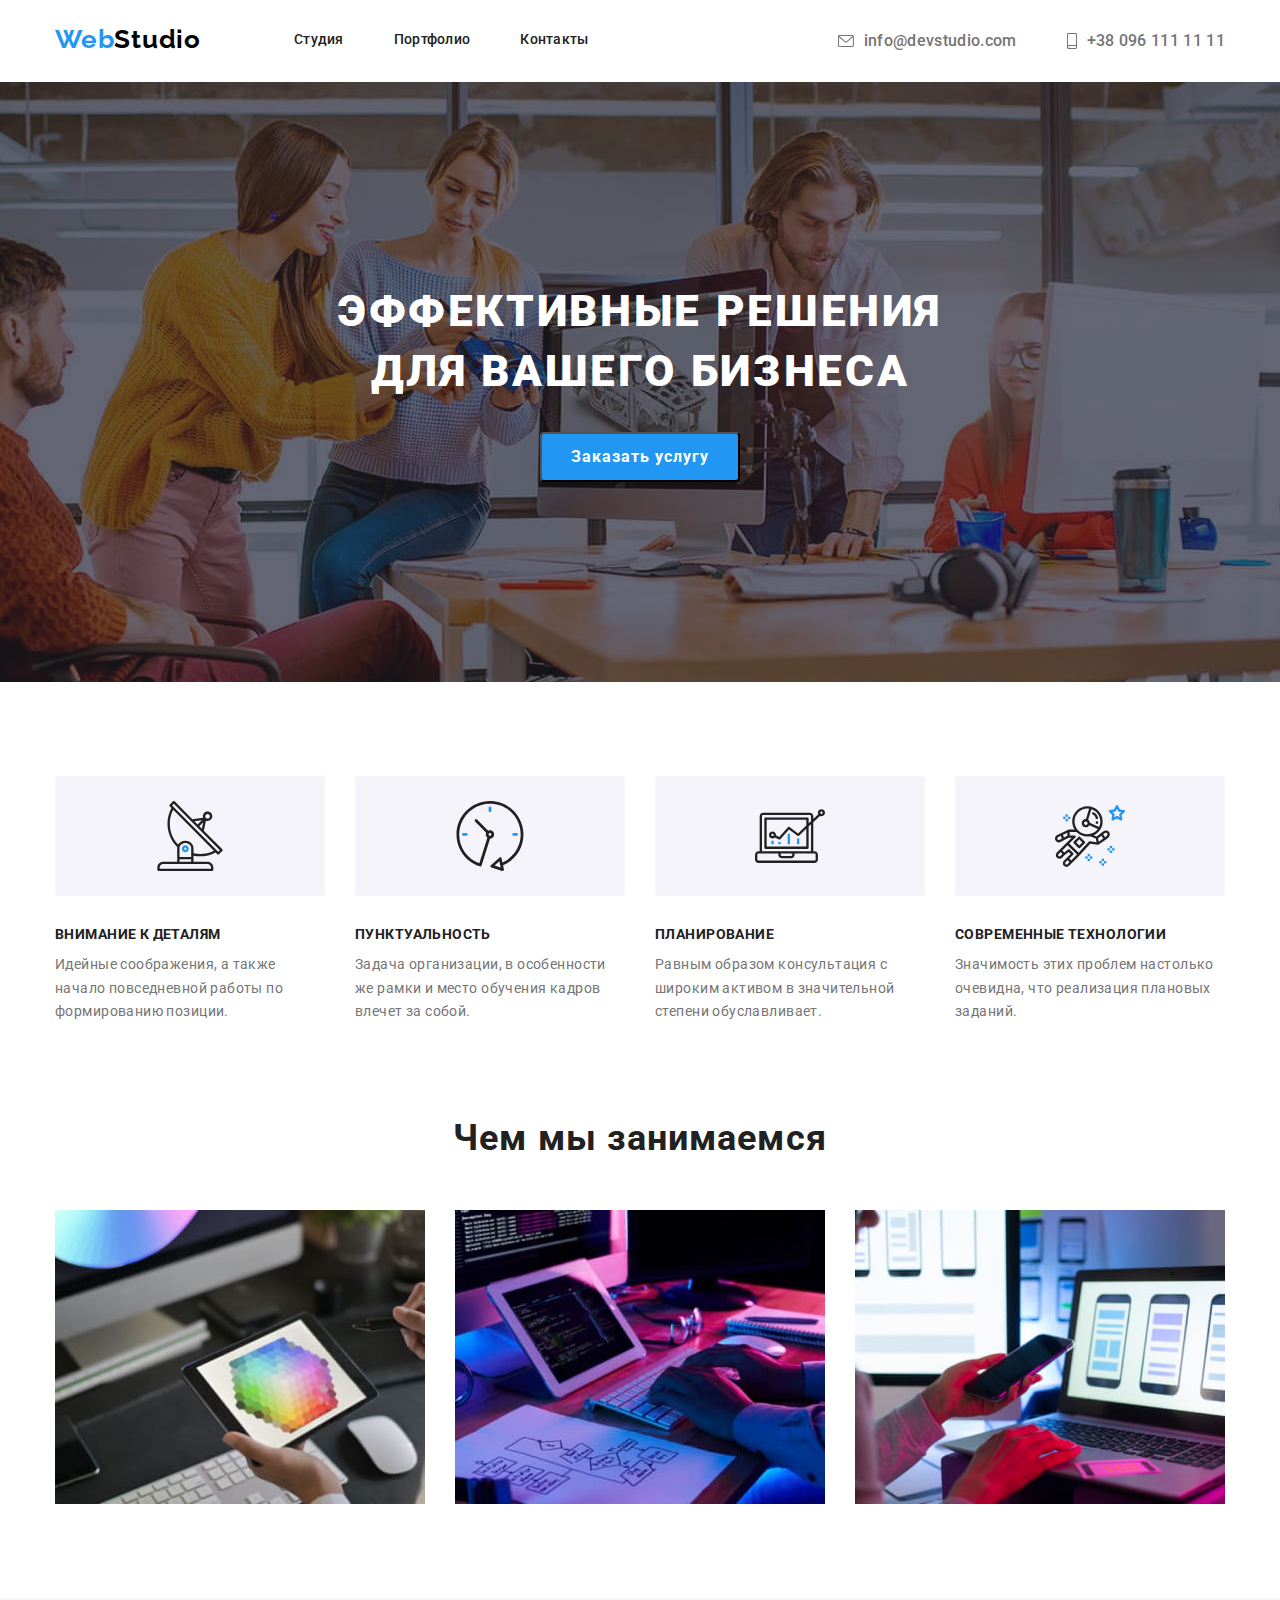
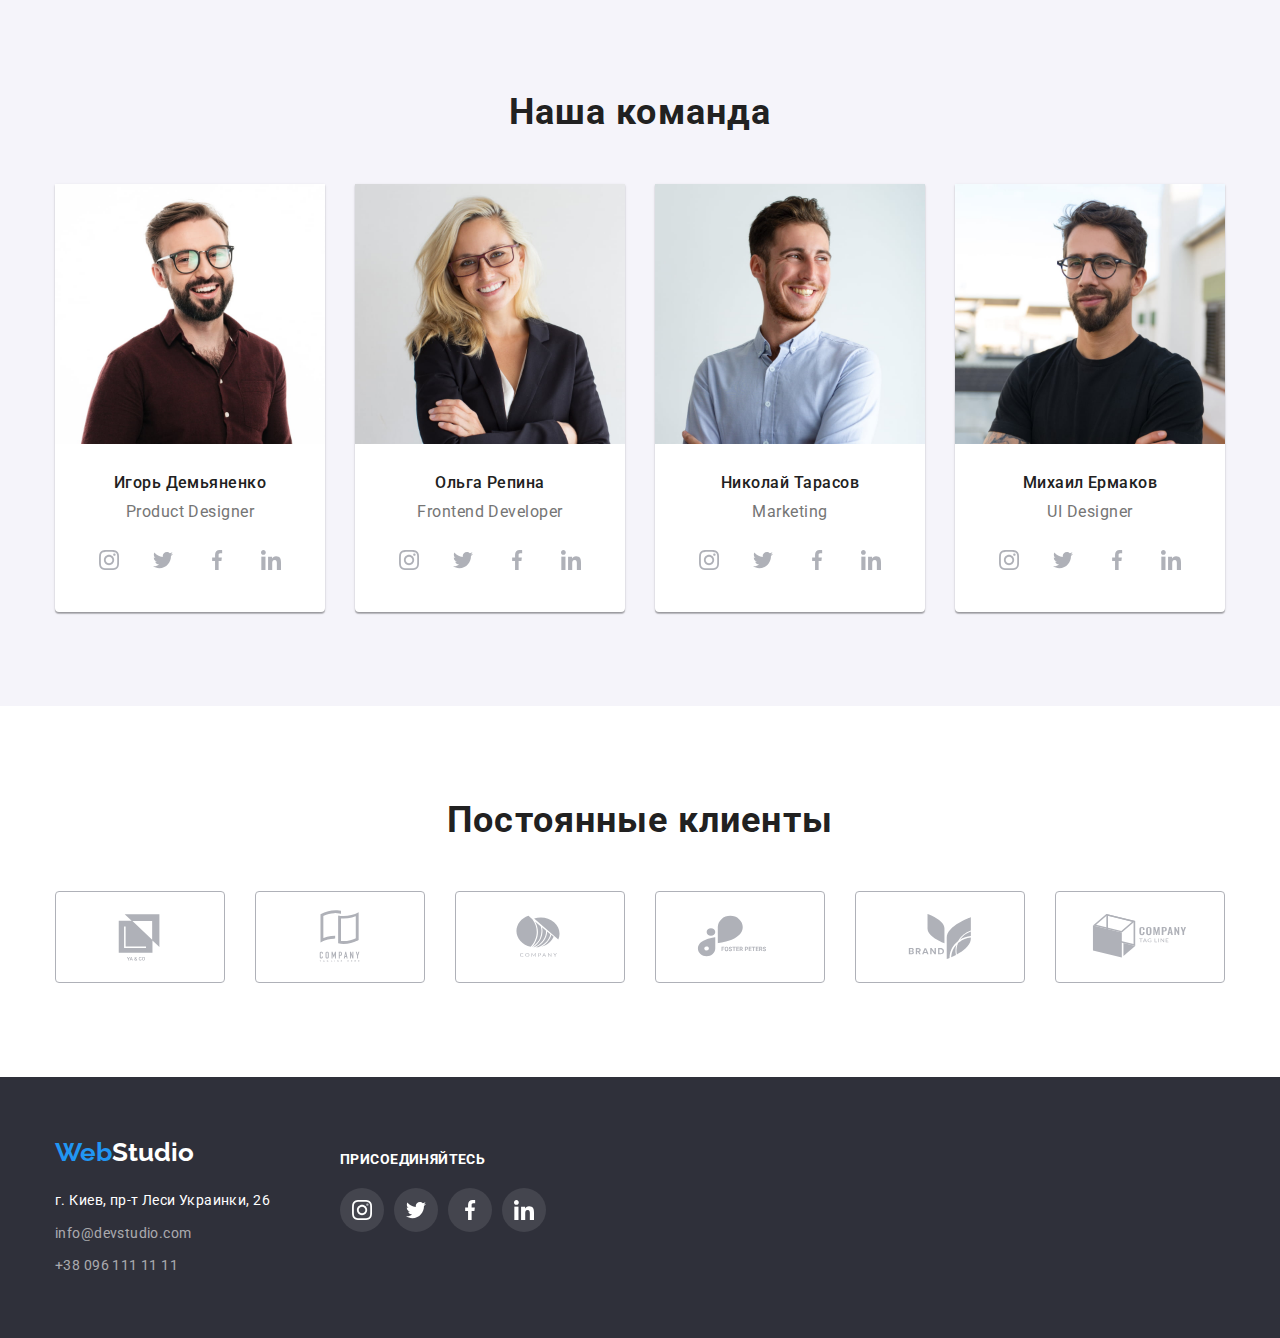
<file: index.html>
<!DOCTYPE html>
<html lang="en">
<head>
    <meta charset="UTF-8">
    <meta http-equiv="X-UA-Compatible" content="IE=edge">
    <meta name="viewport" content="width=device-width, initial-scale=1.0">
    <title>WebStudio</title>
    <link rel="preconnect" href="https://fonts.googleapis.com">
    <link rel="preconnect" href="https://fonts.gstatic.com" crossorigin>
    <link href="https://fonts.googleapis.com/css2?family=Roboto:wght@400;500;700;900&display=swap" rel="stylesheet">
    <link href="https://fonts.googleapis.com/css2?family=Raleway:wght@700&family=Roboto:wght@400;500;700;900&display=swap" rel="stylesheet">
    <link rel="stylesheet" href="https://cdnjs.cloudflare.com/ajax/libs/modern-normalize/1.1.0/modern-normalize.min.css">
    <link rel="stylesheet" href="css/styles.css">
</head>
<body>
<!------------Шапка-------------------------------------------->
    <header>
        <div class="container">
            <div class="header-box">
                <nav class="nav-box">
<!-------------Лого-------------------------------------------->
                    <a href="./index.html" class="logo"><span class="logo-word">Web</span>Studio</a>
                    <ul class="nav-list">
<!-------------Навігація--------------------------------------->
                        <li class="item"><a href="./index.html" class="nav-link">Студия</a></li>
                        <li class="item"><a href="./portfolio.html" class="nav-link">Портфолио</a></li>
                        <li class="item"><a href="#" class="nav-link">Контакты</a></li>
                    </ul>
                </nav>
<!-------------Контакти---------------------------------------->
                <ul class="contact-list">
                    <li class="item">
                        <a href="mailto:info@devstudio.com" class="contact">
                        <svg class="envelope" width="16" height="12">
                            <use href="./images/symbol-defs.svg#icon-envelope"></use>
                        </svg>
                        info@devstudio.com
                        </a>
                    </li>
                    <li class="item">
                        <a href="tel:+380961111111" class="contact">
                        <svg class="smartphone" width="10" height="16">
                            <use href="./images/symbol-defs.svg#icon-smartphone"></use>
                        </svg>
                        +38 096 111 11 11
                        </a>
                    </li>
                </ul>
            </div>
        </div>
    </header>
    <main>
<!---------------Герой----------------------------->
        <section class="hero">
            <h1 class="design-title">Эффективные решения <br> для вашего бизнеса</h1>
            <button type="button" class="button-name">Заказать услугу</button>
        </section>
<!---------------Особенности--------------------------------->
        <section class="features-section">
            <div class="container">
                <h2 class="visually-hidden">Особенности</h2>
                <ul class="work-flex">
                    <li class="feature-icon-li">
                        <div class="features-container-icon">
                            <svg class="features-icon">
                                <use href="./images/symbol-defs.svg#icon-antenna-1"></use>
                            </svg>
                        </div>
                        <h3 class="work-title">Внимание к деталям</h3>
                        <p class="work-text">Идейные соображения, а также начало повседневной работы по формированию позиции.</p>
                    </li>
                    <li class="feature-icon-li">
                        <div class="features-container-icon">
                            <svg class="features-icon">
                                <use href="./images/symbol-defs.svg#icon-clock-1"></use>
                            </svg>
                        </div>
                        <h3 class="work-title">Пунктуальность</h3>
                        <p class="work-text">Задача организации, в особенности же рамки и место обучения кадров влечет за собой.</p>
                    </li>
                    <li class="feature-icon-li">
                        <div class="features-container-icon">
                            <svg class="features-icon">
                                <use href="./images/symbol-defs.svg#icon-diagram-1"></use>
                            </svg>
                        </div>
                        <h3 class="work-title">Планирование</h3>
                        <p class="work-text">Равным образом консультация с широким активом в значительной степени обуславливает.</p>
                    </li>
                    <li class="feature-icon-li">
                        <div class="features-container-icon">
                            <svg class="features-icon">
                                <use href="./images/symbol-defs.svg#icon-astronaut-1"></use>
                            </svg>
                        </div>
                        <h3 class="work-title">Современные технологии</h3>
                        <p class="work-text">Значимость этих проблем настолько очевидна, что реализация плановых заданий.</p>
                    </li>
                </ul>
            </div>
        </section>
<!--------------Чем мы занимаемся---------------------------->
        <section class="section">
            <div class="container">
                <h2 class="work-team-item"> Чем мы занимаемся</h2>
                <ul class="work-flex">
                    <li class="work-foto-item">
                        <img src="./images/design.jpg" alt="Дизайн" width="370">
                    </li>
                    <li class="work-foto-item">
                        <img src="./images/tablet.jpg" alt="Ноутбук" width="370">
                    </li>
                    <li class="work-foto-item">
                        <img src="./images/phone.jpg" alt="Телефон" width="370">
                    <li>
                </ul>
            </div>
        </section>
<!--------------Наша команда------------------------------------->
        <section  class="section-our-team">
            <div class="container">
                <h2 class="our-team-item">Наша команда</h2>
                <ul class="work-flex">
                    <li class="team-item">
                        <img src="./images/igor_demyanenko.jpg" alt="Игорь Демьяненко" width="270">
                        <div class="container-team-item">
                            <h3 class="work-team-name">Игорь Демьяненко</h3>
                            <p class="work-position">Product Designer</p>
                            <ul class="sm-flex">
                                <li class="sm-list">
                                    <a href="#" class="sm-icon-link">
                                        <svg class="sm-icon" width="20" height="20">
                                            <use href="./images/symbol-defs.svg#icon-instagram-2"></use>
                                        </svg>
                                    </a>
                                </li>
                                <li class="sm-list">
                                    <a href="#" class="sm-icon-link">
                                        <svg class="sm-icon" width="20" height="20">
                                            <use href="./images/symbol-defs.svg#icon-twitter-1"></use>
                                        </svg>
                                    </a>
                                </li>
                                <li class="sm-list">
                                    <a href="#" class="sm-icon-link">
                                        <svg class="sm-icon" width="20" height="20">
                                            <use href="./images/symbol-defs.svg#icon-facebook-1"></use>
                                        </svg>
                                    </a>
                                </li>
                                <li class="sm-list">
                                    <a href="#" class="sm-icon-link">
                                        <svg class="sm-icon" width="20" height="20">
                                            <use href="./images/symbol-defs.svg#icon-linkedin-1"></use>
                                        </svg>
                                    </a>
                                </li>
                            </ul>
                        </div>
                    </li>
                    <li class="team-item">
                        <img src="./images/olga_repina.jpg" alt="Ольга Репина" width="270">
                        <div class="container-team-item">
                            <h3 class="work-team-name">Ольга Репина</h3>
                            <p class="work-position">Frontend Developer</p>
                            <ul class="sm-flex">
                                <li class="sm-list">
                                    <a href="#" class="sm-icon-link">
                                        <svg class="sm-icon" width="20" height="20">
                                            <use href="./images/symbol-defs.svg#icon-instagram-2"></use>
                                        </svg>
                                    </a>
                                </li>
                                <li class="sm-list">
                                    <a href="#" class="sm-icon-link">
                                        <svg class="sm-icon" width="20" height="20">
                                            <use href="./images/symbol-defs.svg#icon-twitter-1"></use>
                                        </svg>
                                    </a>
                                </li>
                                <li class="sm-list">
                                    <a href="#" class="sm-icon-link">
                                        <svg class="sm-icon" width="20" height="20">
                                            <use href="./images/symbol-defs.svg#icon-facebook-1"></use>
                                        </svg>
                                    </a>
                                </li>
                                <li class="sm-list">
                                    <a href="#" class="sm-icon-link">
                                        <svg class="sm-icon" width="20" height="20">
                                            <use href="./images/symbol-defs.svg#icon-linkedin-1"></use>
                                        </svg>
                                    </a>
                                </li>
                            </ul>
                        </div>
                    </li>
                    <li class="team-item">
                        <img src="./images/nikolai_tarasov.jpg" alt="Николай Тарасов" width="270">
                        <div class="container-team-item">
                            <h3 class="work-team-name">Николай Тарасов</h3>
                            <p class="work-position">Marketing</p>
                            <ul class="sm-flex">
                                <li class="sm-list">
                                    <a href="#" class="sm-icon-link">
                                        <svg class="sm-icon" width="20" height="20">
                                            <use href="./images/symbol-defs.svg#icon-instagram-2"></use>
                                        </svg>
                                    </a>
                                </li>
                                <li class="sm-list">
                                    <a href="#" class="sm-icon-link">
                                        <svg class="sm-icon" width="20" height="20">
                                            <use href="./images/symbol-defs.svg#icon-twitter-1"></use>
                                        </svg>
                                    </a>
                                </li>
                                <li class="sm-list">
                                    <a href="#" class="sm-icon-link">
                                        <svg class="sm-icon" width="20" height="20">
                                            <use href="./images/symbol-defs.svg#icon-facebook-1"></use>
                                        </svg>
                                    </a>
                                </li>
                                <li class="sm-list">
                                    <a href="#" class="sm-icon-link">
                                        <svg class="sm-icon" width="20" height="20">
                                            <use href="./images/symbol-defs.svg#icon-linkedin-1"></use>
                                        </svg>
                                    </a>
                                </li>
                            </ul>
                        </div>
                    </li>
                    <li class="team-item">
                        <img src="./images/mikhail_ermakov.jpg" alt="Михаил Ермаков" width="270">
                        <div class="container-team-item">
                            <h3 class="work-team-name">Михаил Ермаков</h3>
                            <p class="work-position">UI Designer</p>
                            <ul class="sm-flex">
                                <li class="sm-list">
                                    <a href="#" class="sm-icon-link">
                                        <svg class="sm-icon" width="20" height="20">
                                            <use href="./images/symbol-defs.svg#icon-instagram-2"></use>
                                        </svg>
                                    </a>
                                </li>
                                <li class="sm-list">
                                    <a href="#" class="sm-icon-link">
                                        <svg class="sm-icon" width="20" height="20">
                                            <use href="./images/symbol-defs.svg#icon-twitter-1"></use>
                                        </svg>
                                    </a>
                                </li>
                                <li class="sm-list">
                                    <a href="#" class="sm-icon-link">
                                        <svg class="sm-icon" width="20" height="20">
                                            <use href="./images/symbol-defs.svg#icon-facebook-1"></use>
                                        </svg>
                                    </a>
                                </li>
                                <li class="sm-list">
                                    <a href="#" class="sm-icon-link">
                                        <svg class="sm-icon" width="20" height="20">
                                            <use href="./images/symbol-defs.svg#icon-linkedin-1"></use>
                                        </svg>
                                    </a>
                                </li>
                            </ul>
                        </div>
                    </li>
                </ul>
            </div>
        </section>
<!----------------Постоянные клиенты----------------->        
        <section class="section">
            <div class="container">
                <h2 class="our-team-item">Постоянные клиенты</h2>
                <ul  class="work-flex">
                    <li class="customer-cntr">
                        <a href="#" class="customer-link">
                            <svg class="customer-icon" width="106" height="60">
                                <use href="./images/symbol-defs.svg#icon-Logo1"></use>
                            </svg>
                        </a>                       
                    </li>
                    <li class="customer-cntr">
                        <a href="#" class="customer-link">
                            <svg class="customer-icon">
                                <use href="./images/symbol-defs.svg#icon-Logo2"></use>
                            </svg>
                        </a>
                    </li>
                    <li class="customer-cntr">
                        <a href="#" class="customer-link">
                            <svg class="customer-icon">
                                <use href="./images/symbol-defs.svg#icon-Logo3"></use>
                            </svg>
                        </a>
                    </li>
                    <li class="customer-cntr">
                        <a href="#" class="customer-link">
                            <svg class="customer-icon">
                                <use href="./images/symbol-defs.svg#icon-Logo4"></use>
                            </svg>
                        </a>
                    </li>
                    <li class="customer-cntr">
                        <a href="#" class="customer-link">
                            <svg class="customer-icon">
                                <use href="./images/symbol-defs.svg#icon-Logo5"></use>
                            </svg>
                        </a>
                    </li>
                    <li class="customer-cntr">
                        <a href="#" class="customer-link">
                            <svg class="customer-icon">
                                <use href="./images/symbol-defs.svg#icon-Logo6"></use>
                            </svg>
                        </a>
                    </li> 
                </ul>
            </div>
        </section>
    </main>
<!----------------Подвал----------------------->
    <footer class="section-ftr">
        <div class="container">
            <div class="footer-box">
                <div class="footer-address-box">
                    <a href="./index.html" class="logo-bottom"><span >Web</span>Studio</a>
                    <address>
                        <ul class="address-list">
                            <li class="item"><a class="address-link" href="https://goo.gl/maps/jVzi5VF6qFdiiBCJ9" target="_blank" rel="noopener noreferrer">г. Киев, пр-т Леси Украинки, 26</a></li>
                            <li class="item"><a class="mail-tel-ftr" href="mailtto:info@devstudio.com">info@devstudio.com</a></li>
                            <li class="item"><a class="mail-tel-ftr" href="tel:+380961111111">+38 096 111 11 11</a></li>
                        </ul>
                    </address>
                </div>
<!----------------присоединяйтесь--------------->
                <div class="join-box">
                    <p class="text-join">присоединяйтесь</p>
                    <ul class="sm-flex-ftr">
                        <li class="item">
                            <a href="#" class="ftr-sm-icon-link" >
                                <svg class="ftr-sm-icon" width="20" height="20" >
                                    <use href="./images/symbol-defs.svg#icon-instagram-2"></use>
                                </svg>
                            </a>
                        </li>
                        <li class="item">
                            <a href="#" class="ftr-sm-icon-link" >
                                <svg class="ftr-sm-icon" width="20" height="20" >
                                    <use href="./images/symbol-defs.svg#icon-twitter-1"></use>
                                </svg>
                            </a>
                        </li>
                        <li class="item">
                            <a href="#" class="ftr-sm-icon-link">
                                <svg class="ftr-sm-icon" width="20" height="20" >
                                    <use href="./images/symbol-defs.svg#icon-facebook-1"></use>
                                </svg>
                            </a>
                        </li>
                        <li class="item">
                            <a href="#" class="ftr-sm-icon-link">
                                <svg class="ftr-sm-icon" width="20" height="20">
                                    <use href="./images/symbol-defs.svg#icon-linkedin-1"></use>
                                </svg>
                            </a>
                        </li>
                    </ul>            
                </div>
            </div>
        </div>
    </footer>
</body>
</html>
</file>
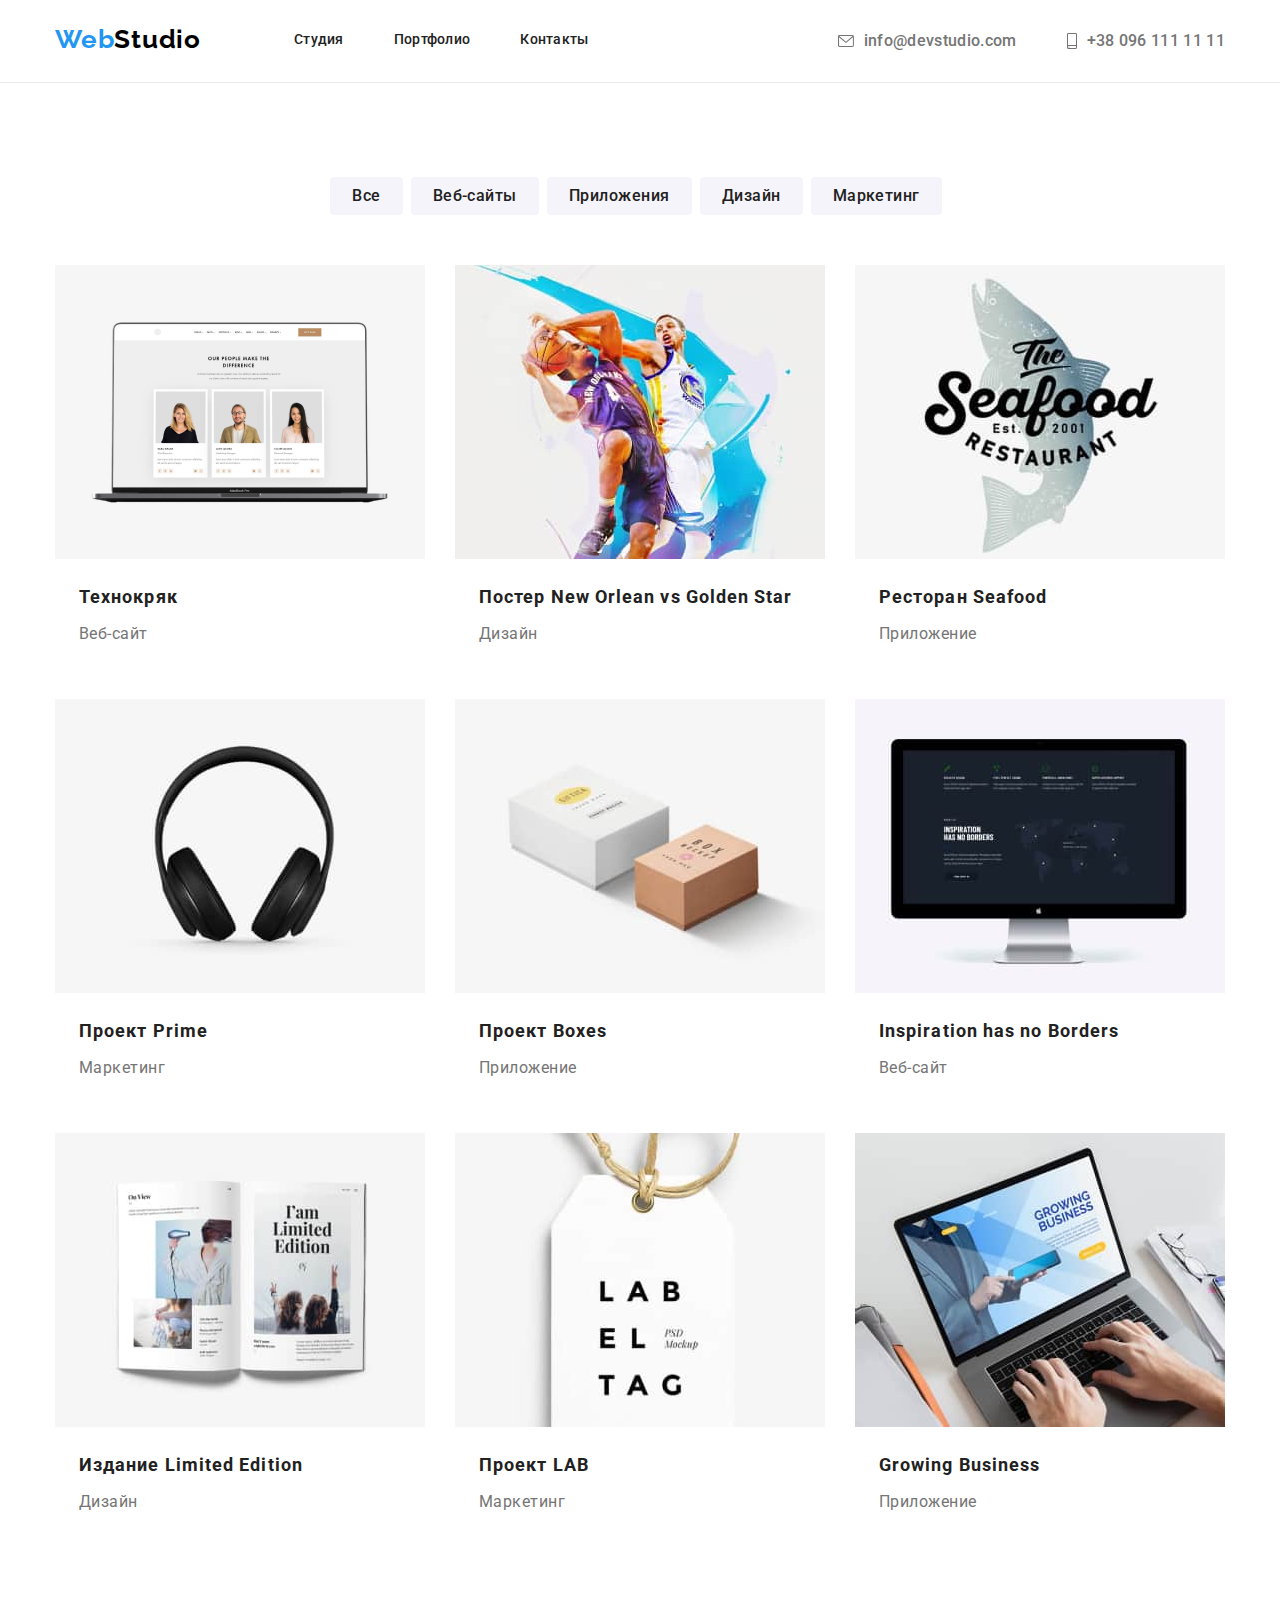
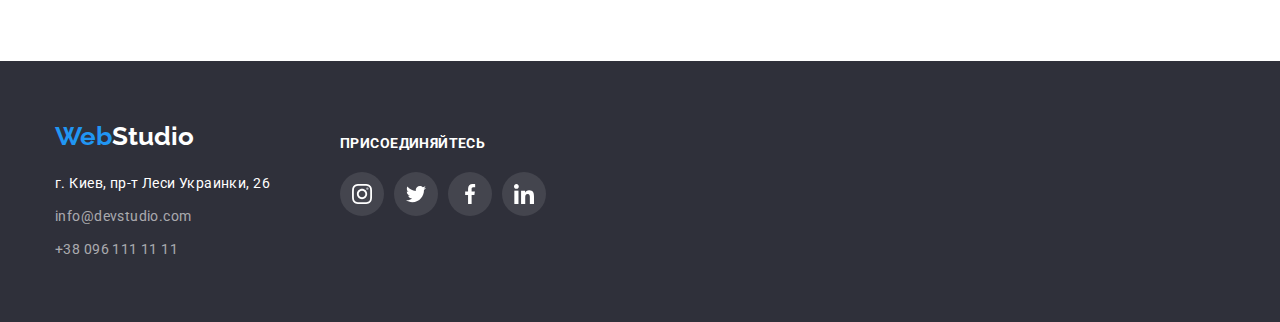
<file: portfolio.html>
<!DOCTYPE html>
<html lang="en">
<head>
    <meta charset="UTF-8">
    <meta http-equiv="X-UA-Compatible" content="IE=edge">
    <meta name="viewport" content="width=device-width, initial-scale=1.0">
    <title>Portfolio</title>
    <link rel="preconnect" href="https://fonts.googleapis.com">
    <link rel="preconnect" href="https://fonts.gstatic.com" crossorigin>
    <link href="https://fonts.googleapis.com/css2?family=Roboto:wght@400;500;700;900&display=swap" rel="stylesheet">
    <link href="https://fonts.googleapis.com/css2?family=Raleway:wght@700&family=Roboto:wght@400;500;700;900&display=swap" rel="stylesheet">
    <link rel="stylesheet" href="https://cdnjs.cloudflare.com/ajax/libs/modern-normalize/1.1.0/modern-normalize.min.css">
    <link rel="stylesheet" href="css/styles.css">
</head>
<body>
<!------------Шапка-------------------------------------------->
<header class="header-portfolio">
    <div class="container border-hdr">
        <div class="header-box">
            <nav class="nav-box">
<!-------------Лого-------------------------------------------->
                <a href="./index.html" class="logo"><span class="logo-word">Web</span>Studio</a>
<!-------------Навігація--------------------------------------->                
                <ul class="nav-list">
                    <li class="item"><a href="./index.html" class="nav-link">Студия</a></li>
                    <li class="item"><a href="./portfolio.html" class="nav-link">Портфолио</a></li>
                    <li class="item"><a href="#" class="nav-link">Контакты</a></li>
                </ul>
            </nav>
<!-------------Контакти---------------------------------------->
            <ul class="contact-list">
                <li class="item">
                    <a href="mailto:info@devstudio.com" class="contact">
                    <svg class="envelope" width="16" height="12">
                        <use href="./images/symbol-defs.svg#icon-envelope"></use>
                    </svg>
                    info@devstudio.com
                    </a>
                </li>
                <li class="item">
                    <a href="tel:+380961111111" class="contact">
                    <svg class="smartphone" width="10" height="16">
                        <use href="./images/symbol-defs.svg#icon-smartphone"></use>
                    </svg>
                    +38 096 111 11 11
                    </a>
                </li>
            </ul>
        </div>
    </div>
</header>
<main>
<!------------------------Кнопки---------------------->    
    <section class="section">
        <div class="container">
            <ul class="button-flex">
                <li>
                    <button class="list-button-name" type="button">Все</button>
                </li>
                <li>
                    <button class="list-button-name" type="button">Веб-сайты</button>
                </li>
                <li>
                    <button class="list-button-name" type="button">Приложения</button>
                </li>
                <li>
                    <button class="list-button-name" type="button">Дизайн</button>
                </li>
                <li>
                    <button class="list-button-name" type="button">Маркетинг</button>
                </li>
            </ul>
            <ul class="projects-flex">
                <li class="projects-border">
                        <img src="./images/techno.jpg" alt="открытый ноутбук" width="370" height="294">
                        <div class="project-item">
                            <h3 class="projects-name">Технокряк</h3>
                            <p class="projects-type">Веб-сайт</p>
                        </div>                            
                    </li>
                    <li class="projects-border">
                        <img src="./images/basketball.jpg" alt="баскетболисты" width="370" height="294">
                        <div class="project-item">
                            <h3 class="projects-name">Постер New Orlean vs Golden Star</h3>
                            <p class="projects-type">Дизайн</p>
                        </div>                               
                    </li>
                    <li class="projects-border">
                        <img src="./images/the_seafood.jpg" alt="логотип ресторана" width="370" height="294">
                        <div class="project-item">
                            <h3 class="projects-name">Ресторан Seafood</h3>
                            <p class="projects-type">Приложение</p>
                        </div>
                    </li>
                    <li class="projects-border">
                        <img src="./images/headphones.jpg" alt="наушники" width="370" height="294">
                        <div class="project-item">
                            <h3 class="projects-name">Проект Prime</h3>
                            <p class="projects-type">Маркетинг</p>
                        </div>
                    </li>
                    <li class="projects-border">
                        <img src="./images/boxes.jpg" alt="две коробки" width="370" height="294">
                        <div class="project-item">
                            <h3 class="projects-name">Проект Boxes</h3>
                            <p class="projects-type">Приложение</p>
                        </div>                            
                    </li>
                    <li class="projects-border">
                        <img src="./images/pc_monitor.jpg" alt="монитор" width="370" height="294">
                        <div class="project-item">
                            <h3 class="projects-name">Inspiration has no Borders</h3>
                            <p class="projects-type">Веб-сайт</p>
                        </div>                            
                    </li>
                    <li class="projects-border">
                        <img src="./images/journal.jpg" alt="журнал" width="370" height="294">
                        <div class="project-item">
                            <h3 class="projects-name">Издание Limited Edition</h3>
                            <p class="projects-type">Дизайн</p>
                        </div>                            
                    </li>
                    <li class="projects-border">
                        <img src="./images/eticket.jpg" alt="бирка" width="370" height="294">                        
                        <div class="project-item">
                            <h3 class="projects-name">Проект LAB</h3>
                            <p class="projects-type">Маркетинг</p>
                        </div>                                                        
                    </li>
                    <li class="projects-border">
                        <img src="./images/laptop_1.jpg" alt="две руки печатают на ноутбуке" width="370" height="294">
                        <div class="project-item">
                            <h3 class="projects-name">Growing Business</h3>
                            <p class="projects-type">Приложение</p>
                        </div>                                                      
                    </li>
                </ul>
            </div>
        </section>
    </main>   
<!----------------Подвал----------------------->
<footer class="section-ftr">
    <div class="container">
        <div class="footer-box">
            <div class="footer-address-box">
                <a href="./index.html" class="logo-bottom"><span >Web</span>Studio</a>
                <address>
                    <ul class="address-list">
                        <li class="item"><a class="address-link" href="https://goo.gl/maps/jVzi5VF6qFdiiBCJ9" target="_blank" rel="noopener noreferrer">г. Киев, пр-т Леси Украинки, 26</a></li>
                        <li class="item"><a class="mail-tel-ftr" href="mailtto:info@devstudio.com">info@devstudio.com</a></li>
                        <li class="item"><a class="mail-tel-ftr" href="tel:+380961111111">+38 096 111 11 11</a></li>
                    </ul>
                </address>
            </div>
<!----------------присоединяйтесь--------------->
            <div class="join-box">
                <p class="text-join">присоединяйтесь</p>
                <ul class="sm-flex-ftr">
                    <li class="item">
                        <a href="#" class="ftr-sm-icon-link" >
                            <svg class="ftr-sm-icon" width="20" height="20" >
                                <use href="./images/symbol-defs.svg#icon-instagram-2"></use>
                            </svg>
                        </a>
                    </li>
                    <li class="item">
                        <a href="#" class="ftr-sm-icon-link" >
                            <svg class="ftr-sm-icon" width="20" height="20" >
                                <use href="./images/symbol-defs.svg#icon-twitter-1"></use>
                            </svg>
                        </a>
                    </li>
                    <li class="item">
                        <a href="#" class="ftr-sm-icon-link">
                            <svg class="ftr-sm-icon" width="20" height="20" >
                                <use href="./images/symbol-defs.svg#icon-facebook-1"></use>
                            </svg>
                        </a>
                    </li>
                    <li class="item">
                        <a href="#" class="ftr-sm-icon-link">
                            <svg class="ftr-sm-icon" width="20" height="20">
                                <use href="./images/symbol-defs.svg#icon-linkedin-1"></use>
                            </svg>
                        </a>
                    </li>
                </ul>            
            </div>
        </div>
    </div>
</footer>
</body>
</html>
</file>
<file: css/styles.css>
body {
  font-family: 'Roboto', sans-serif;
  color: #212121;
  background-color: #ffffff;
}

.container {
  width: 1200px;
  margin: 0 auto;
  padding-left: 15px;
  padding-right: 15px;
}

.section {
  padding-top: 94px;
  padding-bottom: 94px;
}

ul {
  margin: 0;
  padding: 0;
  list-style: none;
}

a {
  text-decoration: none;
}

/*--------------------ШАПКА-------------------------*/
.header-box {
  display: flex;
  /*align-items: center;
  padding-bottom: 25px;*/
}

.nav-box {
  display: flex;
  /*align-items: center;*/
}

/*--------------------ЛОГО-------------------------*/
.logo {
  display: block;
  padding-top: 24px;
  padding-bottom: 24px;
  margin-right: 93px;
  font-family: 'Raleway',
  sans-serif;
  font-weight: 700;
  font-size: 26px;
  line-height: 1.19;
  letter-spacing: 0.03em;
  color: black;
}

.logo > span {
  color: #2196f3;
}

/*--------------------НАВІГАЦІЯ-------------------*/

.nav-list {
  display: flex;

}

.nav-list>.item+.item {
  margin-left: 50px;
}

.nav-link {
  display: block;
  padding-top: 32px;
  padding-bottom: 32px;
  font-weight: 500;
  font-size: 14px;
  line-height: 1.14;
  letter-spacing: 0.02em;
  color: #212121;
}

.nav-link:hover,
.nav-link:focus {
  color: #2196f3;
}



/*--------------------КОНТАКТИ---------------------*/
.contact-list {
  display: flex;
  margin-left: auto;
}

.contact-list>.item+.item {
margin-left: 50px;
}

.contact {
display: flex;
align-items: center;
padding-top: 32px;
padding-bottom: 32px;
color: #757575;
font-weight: 500;
line-height: 1.14;
letter-spacing: 0.02em;
}

.contact:hover,
.contact:focus {
color: #2196f3;
}

.envelope{
  fill: currentColor;
  margin-right: 10px;
}
/**/

.smartphone{
  fill: currentColor;
  margin-right: 10px;
}

/*---------------------Герой----------------------------*/
.hero {
  background-color: #2f303a;
  text-align: center;
  padding-top: 200px;
  padding-bottom: 200px;
  margin-right: auto;
  margin-left: auto;
  max-width: 1600px;
  height: 600px;
  background-image: 
    linear-gradient(to top, rgba(47, 48, 58, 0.4), rgba(47, 48, 58, 0.4)),
    url(../images/phototeam.jpg);
  background-repeat: no-repeat;
  background-position: center;
  background-size: cover;
}

.features-container-icon{
  width: 270px;
  height: 120px;
  background-color: #F5F4FA;
  box-sizing: border-box;
  border-radius: 4px;
  margin-bottom: 30px;
  display: flex;
  align-items: center;
  justify-content: center;
}

.features-icon{
  width: 70px;
  height: 70px;
}

.design-title {
  color: #ffffff;
  font-weight: 900;
  font-size: 44px;
  margin: 0px;
  text-transform: uppercase;
  line-height: 1.36;
  letter-spacing: 0.06em;
  text-align: center;
}

.button-name {
  font-family: Roboto;
  width: 200px;
  height: 50px;
  background-color: #2196f3;
  color: #ffffff;
  font-weight: 700;
  font-size: 16px;
  cursor: pointer;
  line-height: 1.87;
  letter-spacing: 0.06em;
  box-shadow: 0px 4px 4px rgba(0, 0, 0, 0.15);
  border-radius: 4px;
  margin-top: 30px;
}

.button-name:focus {
  color: #ffffff;
}

/*---------------------Особенности---------------------*/
.features-section {
  padding-top: 94px;
  padding-bottom: 0px;
}

.visually-hidden {
  position: absolute;
  width: 1px;
  height: 1px;
  margin: -1px;
  border: 0;
  padding: 0;
  white-space: nowrap;
  clip-path: inset(100%);
  clip: rect(0 0 0 0);
  overflow: hidden;
}

.work-flex {
  display: flex;

  margin: 0px;
  padding: 0px;
}

.work-flex >.item + .item{
  margin-left: 30px;
}

.feature-icon-li{
  margin-right: 30px;
}

.work-title {
  width: 270px;
  color: #212121;
  font-weight: 700;
  font-size: 14px;
  text-transform: uppercase;
  line-height: 1.17;
  letter-spacing: 0.03em;
  margin: 0px;
}

.work-text {
  width: 270px;
  color: #757575;
  font-weight: 400;
  font-size: 14px;
  line-height: 1.71;
  letter-spacing: 0.03em;
  margin-top: 10px;
  margin-bottom: 0px;
  /*margin-right: 30px;*/
}

.features-container-icon{
  width: 270px;
  height: 120px;
  background-color: #F5F4FA;
  box-sizing: border-box;
  border-radius: 4px;
  margin-bottom: 30px;
  display: flex;
  align-items: center;
  justify-content: center;
}

.features-icon{
  width: 70px;
  height: 70px;
}

/*-------------------Чем мы занимаемся--------------*/
.work-team-item {
  color: #212121;
  font-weight: 700;
  font-size: 36px;
  text-align: center;
  line-height: 1.16;
  letter-spacing: 0.03em;
  margin-top: 0px;
  margin-bottom: 50px;
}

.work-foto-item {
  margin-right: 30px;
}

/*--------------------Наша команда-------------------*/
.section-our-team {
  background-color: #f5f4fa;
  padding-top: 94px;
  padding-bottom: 94px;
}

.our-team-item {
  color: #212121;
  font-weight: 700;
  font-size: 36px;
  text-align: center;
  line-height: 1.16;
  letter-spacing: 0.03em;
  margin-top: 0px;
  margin-bottom: 50px;
}

.team-item {
  margin-right: 30px;
  background: #ffffff;
  box-shadow: 0px 1px 3px rgba(0, 0, 0, 0.12), 0px 1px 1px rgba(0, 0, 0, 0.14), 0px 2px 1px rgba(0, 0, 0, 0.2);
  border-radius: 0px 0px 4px 4px;
}

.team-item:last-child{
  margin-right: 0px;
}

.container-team-item {
  padding-top: 30px;
  padding-bottom: 30px;
}

.work-team-name {
  color: #212121;
  font-weight: 500;
  font-size: 16px;
  line-height: 1.18;
  letter-spacing: 0.03em;
  text-align: center;
  margin: 0px 0px 10px 0px;
}

.work-position {
  color: #757575;
  font-weight: 400;
  font-size: 16px;
  line-height: 1.18;
  letter-spacing: 0.03em;
  text-align: center;
  margin: 0;
}

.sm-flex {
  display: flex;
  margin: 0px;
  padding: 0px;
  justify-content: center;
  align-items: center;
  margin-top: 16px;
}

.sm-flex li{
  margin-right: 10px;
}

.sm-flex li:last-child{
  margin-right: 0px;
}

.sm-icon-link{
  width: 44px;
  height: 44px;
  display: flex;
  align-items: center;
  justify-content: center;
  border-radius: 50px;

}

.sm-icon {
  fill: #AFB1B8;
}

.sm-icon-link:hover,
.sm-icon-link:focus {
    background: #2196f3;
  }

.sm-icon-link:hover .sm-icon,
.sm-icon-link:focus .sm-icon{

  fill: #ffffff;
}

/*-------------------Постоянные клиенты----------------*/
.customer-cntr{
  Width: 170px;
  Height: 92px;
  margin-right: 30px;
}

.customer-cntr:last-child{
  margin-right: 0px;
}

.customer-icon{
  fill: currentColor;
  Width: 106px;
  Height: 60px;
}

.customer-link{
  Width: 170px;
  Height: 92px;
  border: 1px solid #AFB1B8;
  box-sizing: border-box;
  border-radius: 4px;
  display: flex;
  align-items: center;
  justify-content: center;

  color: #AFB1B8;
}

.customer-link:hover,
.customer-link:focus{
  border: 1px solid #2196f3;
}

.customer-link:hover .customer-icon,
.customer-link:focus .customer-icon{
  fill: #2196f3;
}

/*-------------------Подвал-----------------------------*/
.section-ftr {
  background-color: #2f303a;
  padding-top: 60px;
  padding-bottom: 60px;
}

.footer-box{
  display: flex;
}

.footer-address-box{
  margin-right: 70px;
}

address {
  font-style: normal;
}

.address-list>.item+.item {
  margin-top: 9px;
}

.address-link {
  color: #ffffff;
  font-weight: 400;
  font-size: 14px;

  line-height: 1.71;
  letter-spacing: 0.03em;

}

.address-link:hover {
  color: #2196f3;
}

.mail-tel-ftr {
  font-weight: 400;
  font-size: 14px;
  color: rgba(255, 255, 255, 0.6);

  line-height: 1.71;
  letter-spacing: 0.03em;

}

.logo-bottom{
  color: #ffffff;
  font-family: 'Raleway', sans-serif;
  font-weight: 700;
  font-size: 26px;
  line-height: 1.2;
  display: block;
  margin-bottom: 20px;
}

.logo-bottom>span {
  color:#2196f3;
}

/*-------------присоединяйтесь-----------------------*/
.join-box{
  margin-top: 15px;
  color: #ffffff;;
  }

.text-join{
  font-weight: 700;
  font-size: 14px;
  text-transform: uppercase;
  line-height: 1.14;
  letter-spacing: 0.03em;
  margin: 0;
}

.sm-flex-ftr {
  display: flex;
  margin: 0px;
  padding: 0px;
  justify-content:flex-start ;
  align-items: center;
  margin-top: 20px;
}

.ftr-sm-icon-link {
  width: 44px;
  height: 44px;
  display: flex;
  align-items: center;
  justify-content: center;
  border-radius: 50px;
  background-color: rgba(255, 255, 255, 0.1 );
}

.sm-flex-ftr li{
  margin-right: 10px;
}

.sm-flex-ftr li:last-child {
  margin-right: 0px;
}

.ftr-sm-icon{
  fill: #FFFFFF;
}

.ftr-sm-icon-link:hover,
.ftr-sm-icon-link:focus {
  background: #2196f3;
}

.ftr-sm-icon-link:hover .sm-icon,
.ftr-sm-icon-link:focus .sm-icon {
  fill: #ffffff;
}

/*-------------Портфолио-----------------------------*/
.header-portfolio{
  border-bottom: 1px solid #ECECEC;
  }

.container-btn {
  width: 1200px;
  margin: auto;
  margin-bottom: 50px;
  padding-left: 15px;
  padding-right: 15px;
}

.button-flex {
  display: flex;
  justify-content: center;
  margin-bottom: 50px;
  
}

.button-flex li{
  margin-right: 8px;
  }

.list-button-name {
  font-family: Roboto;
  color: #212121;
  background-color: #f5f4fa;
  font-weight: 500;
  font-size: 16px;
  cursor: pointer;
  line-height: 1.62;
  letter-spacing: 0.03em;
  border-radius: 4px;
  padding: 6px 22px 6px 22px;
  border: transparent;
}

.list-button-name:hover,
.list-button-name:focus {
  background-color: #2196f3;
  color: #ffffff;
  /*box-shadow: 0px 1px 3px rgba(0, 0, 0, 0.12),
  0px 1px 1px rgba(0, 0, 0, 0.14),
  0px 2px 1px rgba(0, 0, 0, 0.2);*/
}

.projects-flex {
  display: flex;
  flex-wrap: wrap;
  margin-left: -30px;
  /*margin-top: -30px;*/
}

.projects-border{
  margin-left: 30px;
  margin-bottom: 30px;
}

.projects-border:hover{
  box-shadow: 0px 1px 3px rgba(0, 0, 0, 0.12),
  0px 1px 1px rgba(0, 0, 0, 0.14),
  0px 2px 1px rgba(0, 0, 0, 0.2);
}

img{
  display: block;
}

.projects-items{
  padding: 20px 24px ;
  border: 1px solid #EEEEEE;
}

.projects-name {
  color: #212121;
  font-weight: 700;
  font-size: 18px;
  line-height: 2;
  letter-spacing: 0.06em;
  margin: 20px 0px 0px 24px;
}

.projects-type {
  color: #757575;
  font-weight: 400;
  font-size: 16px;
  line-height: 1.87;
  letter-spacing: 0.03em;
  margin: 4px 0px 20px 24px;
}
</file>
